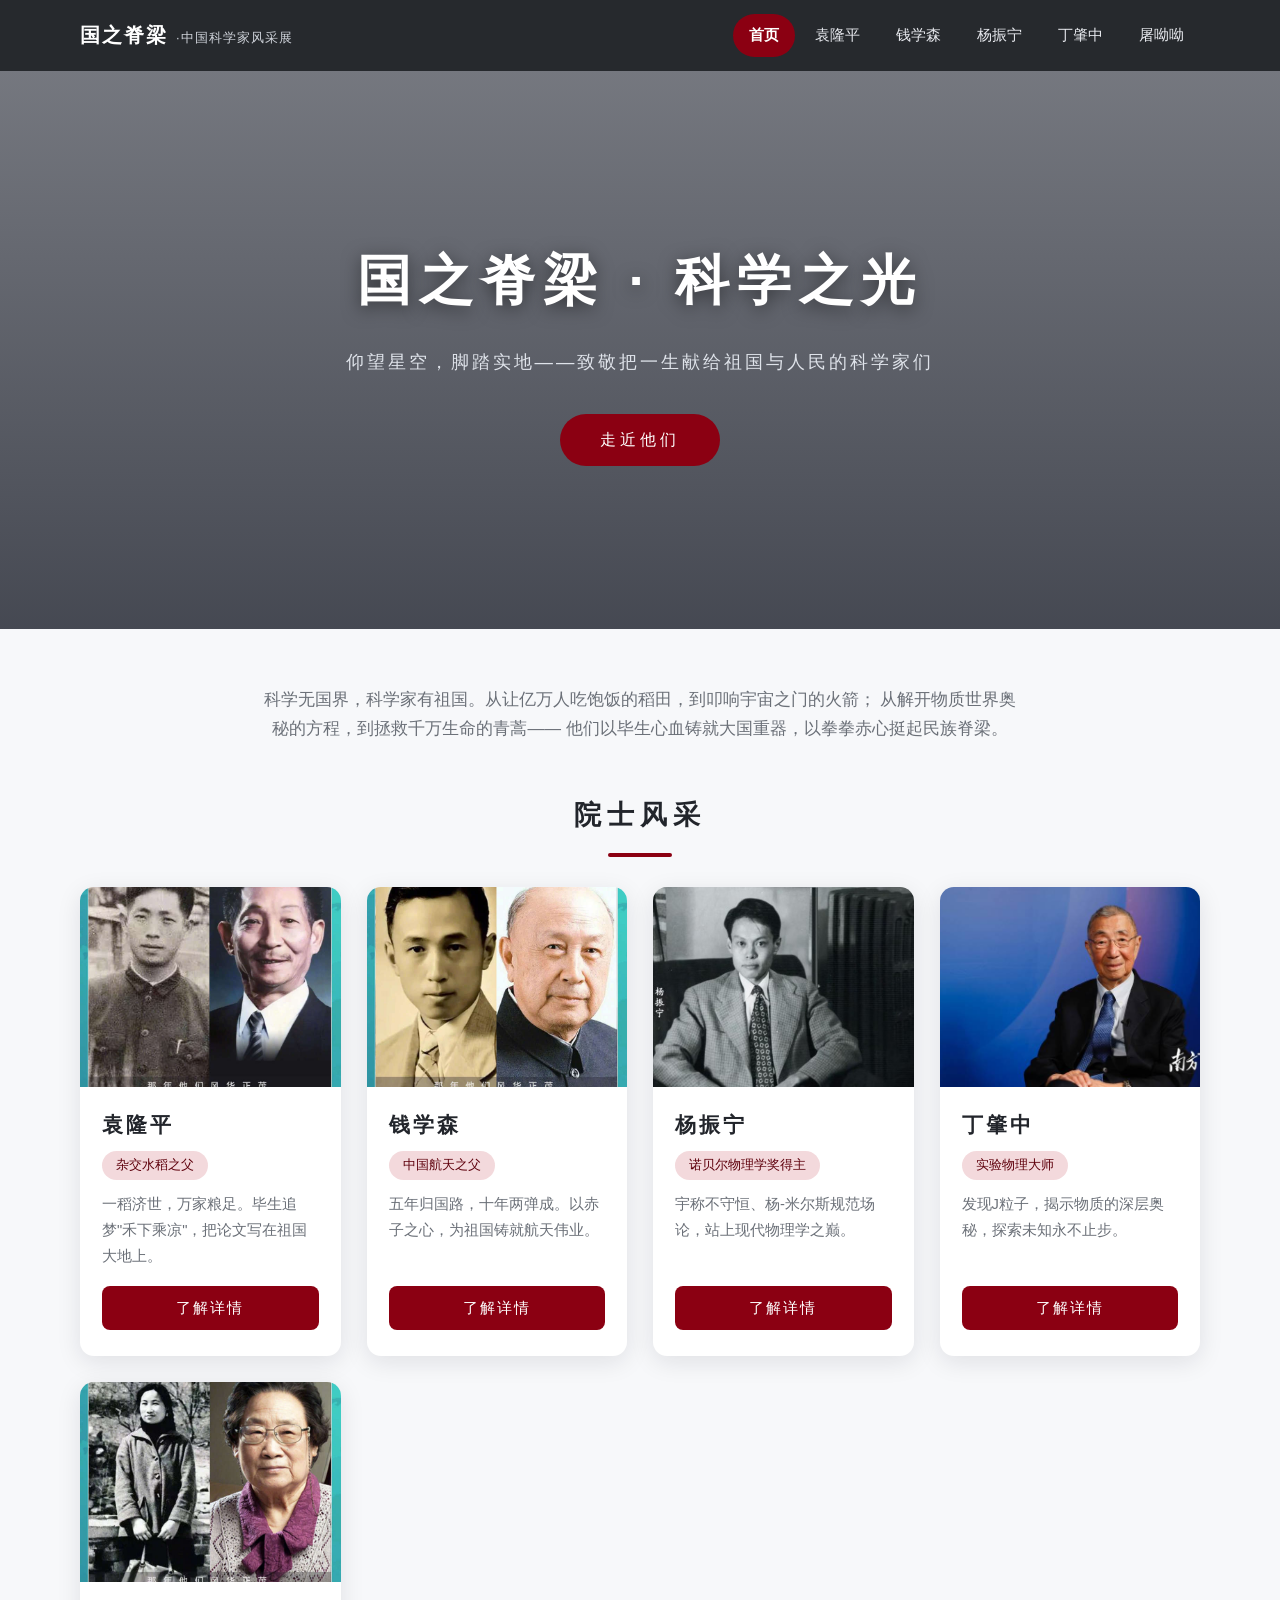
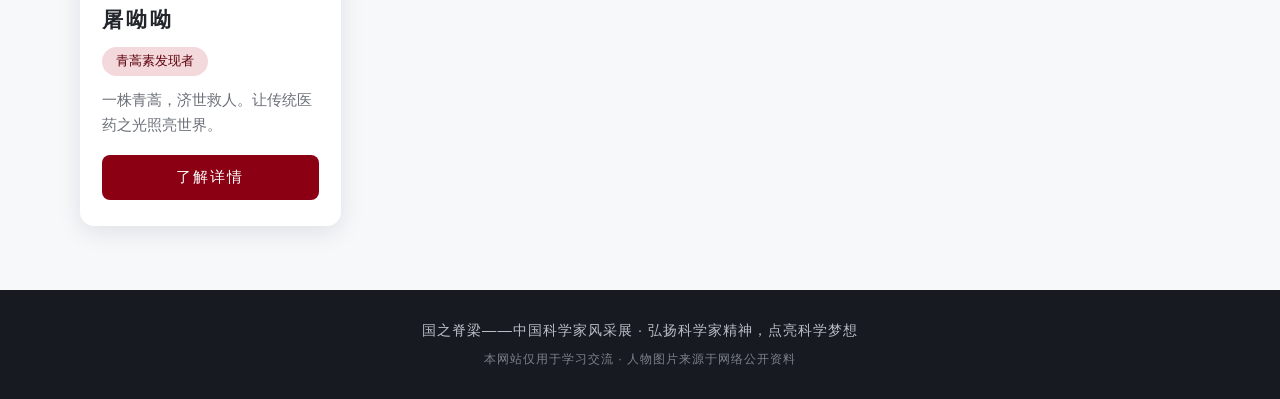
<file: index.html>
<!DOCTYPE html>
<html lang="zh-CN">
<head>
    <meta charset="UTF-8">
    <meta name="viewport" content="width=device-width, initial-scale=1.0">
    <meta name="description" content="国之脊梁——中国科学家风采展：弘扬中国科学家的奉献精神与科学成就">
    <title>国之脊梁——中国科学家风采展 | 首页</title>
    <link rel="stylesheet" href="style.css">
</head>
<body>

    <!-- 全局导航栏 -->
    <header class="site-header">
        <div class="container header-inner">
            <a href="index.html" class="logo">国之脊梁<span>·中国科学家风采展</span></a>
            <nav class="main-nav" aria-label="主导航">
                <ul>
                    <li><a href="index.html" class="active">首页</a></li>
                    <li><a href="yuan.html">袁隆平</a></li>
                    <li><a href="qian.html">钱学森</a></li>
                    <li><a href="yang.html">杨振宁</a></li>
                    <li><a href="ding.html">丁肇中</a></li>
                    <li><a href="tu.html">屠呦呦</a></li>
                </ul>
            </nav>
        </div>
    </header>

    <!-- 首屏 -->
    <section class="hero">
        <div class="hero-overlay">
            <h1>国之脊梁 · 科学之光</h1>
            <p class="hero-sub">仰望星空，脚踏实地——致敬把一生献给祖国与人民的科学家们</p>
            <a href="#scientists" class="hero-btn">走近他们</a>
        </div>
    </section>

    <!-- 引言 -->
    <section class="intro container">
        <p>
            科学无国界，科学家有祖国。从让亿万人吃饱饭的稻田，到叩响宇宙之门的火箭；
            从解开物质世界奥秘的方程，到拯救千万生命的青蒿——
            他们以毕生心血铸就大国重器，以拳拳赤心挺起民族脊梁。
        </p>
    </section>

    <!-- 科学家卡片 -->
    <main id="scientists" class="container">
        <h2 class="section-title">院士风采</h2>
        <div class="cards">

            <article class="card">
                <img src="images/yuan.jpg?v=2" alt="袁隆平院士照片">
                <div class="card-body">
                    <h3>袁隆平</h3>
                    <p class="card-tag">杂交水稻之父</p>
                    <p class="card-desc">一稻济世，万家粮足。毕生追梦"禾下乘凉"，把论文写在祖国大地上。</p>
                    <a href="yuan.html" class="card-btn">了解详情</a>
                </div>
            </article>

            <article class="card">
                <img src="images/qian.jpg" alt="钱学森院士照片">
                <div class="card-body">
                    <h3>钱学森</h3>
                    <p class="card-tag">中国航天之父</p>
                    <p class="card-desc">五年归国路，十年两弹成。以赤子之心，为祖国铸就航天伟业。</p>
                    <a href="qian.html" class="card-btn">了解详情</a>
                </div>
            </article>

            <article class="card">
                <img src="images/yang.jpg" alt="杨振宁院士照片">
                <div class="card-body">
                    <h3>杨振宁</h3>
                    <p class="card-tag">诺贝尔物理学奖得主</p>
                    <p class="card-desc">宇称不守恒、杨-米尔斯规范场论，站上现代物理学之巅。</p>
                    <a href="yang.html" class="card-btn">了解详情</a>
                </div>
            </article>

            <article class="card">
                <img src="images/ding.jpg" alt="丁肇中教授照片">
                <div class="card-body">
                    <h3>丁肇中</h3>
                    <p class="card-tag">实验物理大师</p>
                    <p class="card-desc">发现J粒子，揭示物质的深层奥秘，探索未知永不止步。</p>
                    <a href="ding.html" class="card-btn">了解详情</a>
                </div>
            </article>

            <article class="card">
                <img src="images/tu.jpg?v=2" alt="屠呦呦研究员照片">
                <div class="card-body">
                    <h3>屠呦呦</h3>
                    <p class="card-tag">青蒿素发现者</p>
                    <p class="card-desc">一株青蒿，济世救人。让传统医药之光照亮世界。</p>
                    <a href="tu.html" class="card-btn">了解详情</a>
                </div>
            </article>

        </div>
    </main>

    <!-- 页脚 -->
    <footer class="site-footer">
        <p>国之脊梁——中国科学家风采展 · 弘扬科学家精神，点亮科学梦想</p>
        <p class="footer-note">本网站仅用于学习交流 · 人物图片来源于网络公开资料</p>
    </footer>

    <script>
        // 平滑滚动：点击"走近他们"按钮时缓慢滑到卡片区域
        document.querySelectorAll('a[href^="#"]').forEach(function (link) {
            link.addEventListener('click', function (e) {
                var target = document.querySelector(this.getAttribute('href'));
                if (target) {
                    e.preventDefault();
                    target.scrollIntoView({ behavior: 'smooth' });
                }
            });
        });
    </script>
</body>
</html>
</file>
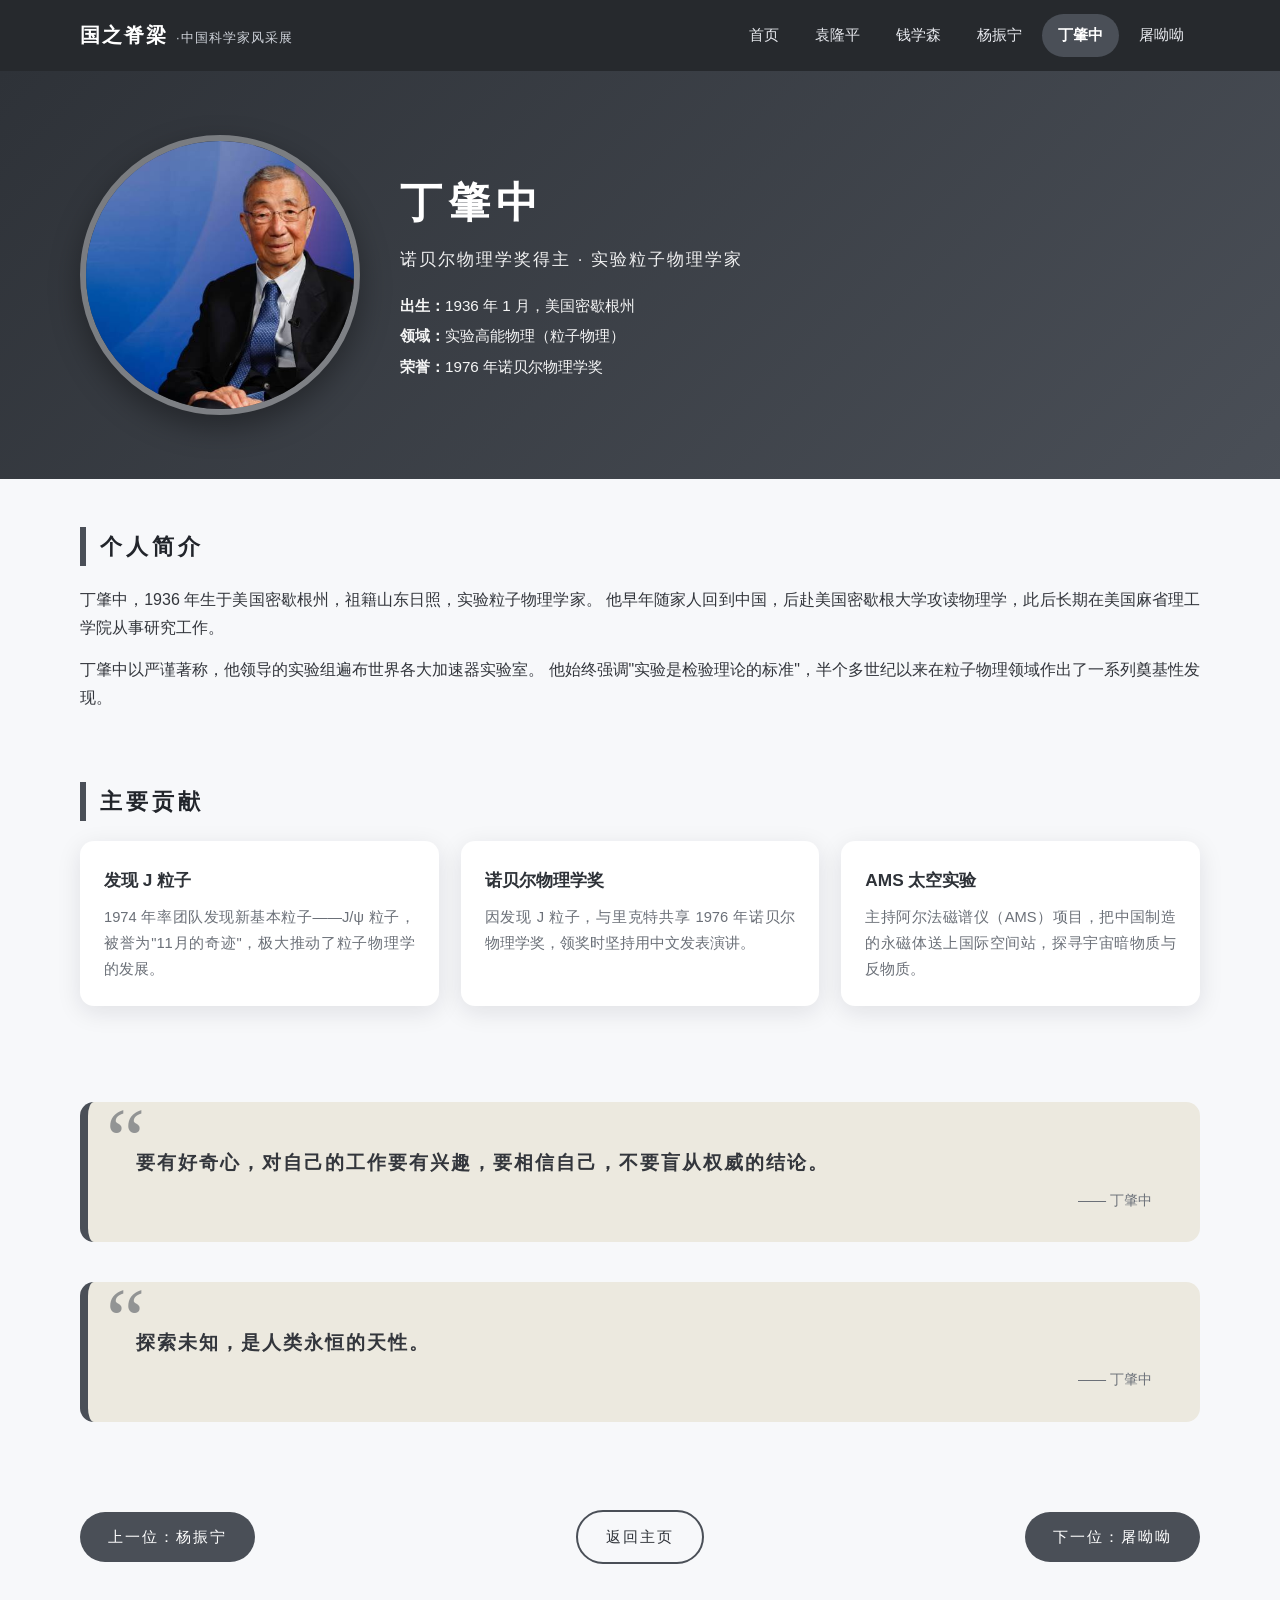
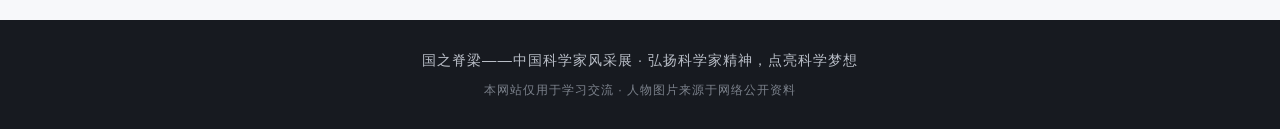
<file: ding.html>
<!DOCTYPE html>
<html lang="zh-CN">
<head>
    <meta charset="UTF-8">
    <meta name="viewport" content="width=device-width, initial-scale=1.0">
    <title>丁肇中：发现J粒子的实验物理大师 | 国之脊梁</title>
    <link rel="stylesheet" href="style.css">
</head>
<body class="theme-ding">

    <!-- 全局导航栏 -->
    <header class="site-header">
        <div class="container header-inner">
            <a href="index.html" class="logo">国之脊梁<span>·中国科学家风采展</span></a>
            <nav class="main-nav" aria-label="主导航">
                <ul>
                    <li><a href="index.html">首页</a></li>
                    <li><a href="yuan.html">袁隆平</a></li>
                    <li><a href="qian.html">钱学森</a></li>
                    <li><a href="yang.html">杨振宁</a></li>
                    <li><a href="ding.html" class="active">丁肇中</a></li>
                    <li><a href="tu.html">屠呦呦</a></li>
                </ul>
            </nav>
        </div>
    </header>

    <!-- 人物头部：左右分栏 -->
    <section class="profile-hero">
        <div class="container profile-grid">
            <figure class="profile-photo">
                <img src="images/ding.jpg" alt="丁肇中教授照片">
            </figure>
            <div class="profile-info">
                <h1>丁肇中</h1>
                <p class="profile-sub">诺贝尔物理学奖得主 · 实验粒子物理学家</p>
                <ul class="profile-meta">
                    <li><strong>出生：</strong>1936 年 1 月，美国密歇根州</li>
                    <li><strong>领域：</strong>实验高能物理（粒子物理）</li>
                    <li><strong>荣誉：</strong>1976 年诺贝尔物理学奖</li>
                </ul>
            </div>
        </div>
    </section>

    <main class="container">

        <!-- 个人简介 -->
        <section class="detail-section">
            <h2>个人简介</h2>
            <p>
                丁肇中，1936 年生于美国密歇根州，祖籍山东日照，实验粒子物理学家。
                他早年随家人回到中国，后赴美国密歇根大学攻读物理学，此后长期在美国麻省理工学院从事研究工作。
            </p>
            <p>
                丁肇中以严谨著称，他领导的实验组遍布世界各大加速器实验室。
                他始终强调"实验是检验理论的标准"，半个多世纪以来在粒子物理领域作出了一系列奠基性发现。
            </p>
        </section>

        <!-- 主要贡献 -->
        <section class="detail-section">
            <h2>主要贡献</h2>
            <div class="contrib-grid">
                <article class="contrib-card">
                    <h3>发现 J 粒子</h3>
                    <p>1974 年率团队发现新基本粒子——J/ψ 粒子，被誉为"11月的奇迹"，极大推动了粒子物理学的发展。</p>
                </article>
                <article class="contrib-card">
                    <h3>诺贝尔物理学奖</h3>
                    <p>因发现 J 粒子，与里克特共享 1976 年诺贝尔物理学奖，领奖时坚持用中文发表演讲。</p>
                </article>
                <article class="contrib-card">
                    <h3>AMS 太空实验</h3>
                    <p>主持阿尔法磁谱仪（AMS）项目，把中国制造的永磁体送上国际空间站，探寻宇宙暗物质与反物质。</p>
                </article>
            </div>
        </section>

        <!-- 经典语录 -->
        <section class="detail-section">
            <blockquote class="quote">
                <p>要有好奇心，对自己的工作要有兴趣，要相信自己，不要盲从权威的结论。</p>
                <footer>—— 丁肇中</footer>
            </blockquote>
            <blockquote class="quote">
                <p>探索未知，是人类永恒的天性。</p>
                <footer>—— 丁肇中</footer>
            </blockquote>
        </section>

        <!-- 上一位 / 下一位 / 返回主页 -->
        <nav class="pager" aria-label="页面切换">
            <a class="nav-btn" href="yang.html">上一位：杨振宁</a>
            <a class="home-btn" href="index.html">返回主页</a>
            <a class="nav-btn" href="tu.html">下一位：屠呦呦</a>
        </nav>
    </main>

    <footer class="site-footer">
        <p>国之脊梁——中国科学家风采展 · 弘扬科学家精神，点亮科学梦想</p>
        <p class="footer-note">本网站仅用于学习交流 · 人物图片来源于网络公开资料</p>
    </footer>

</body>
</html>
</file>
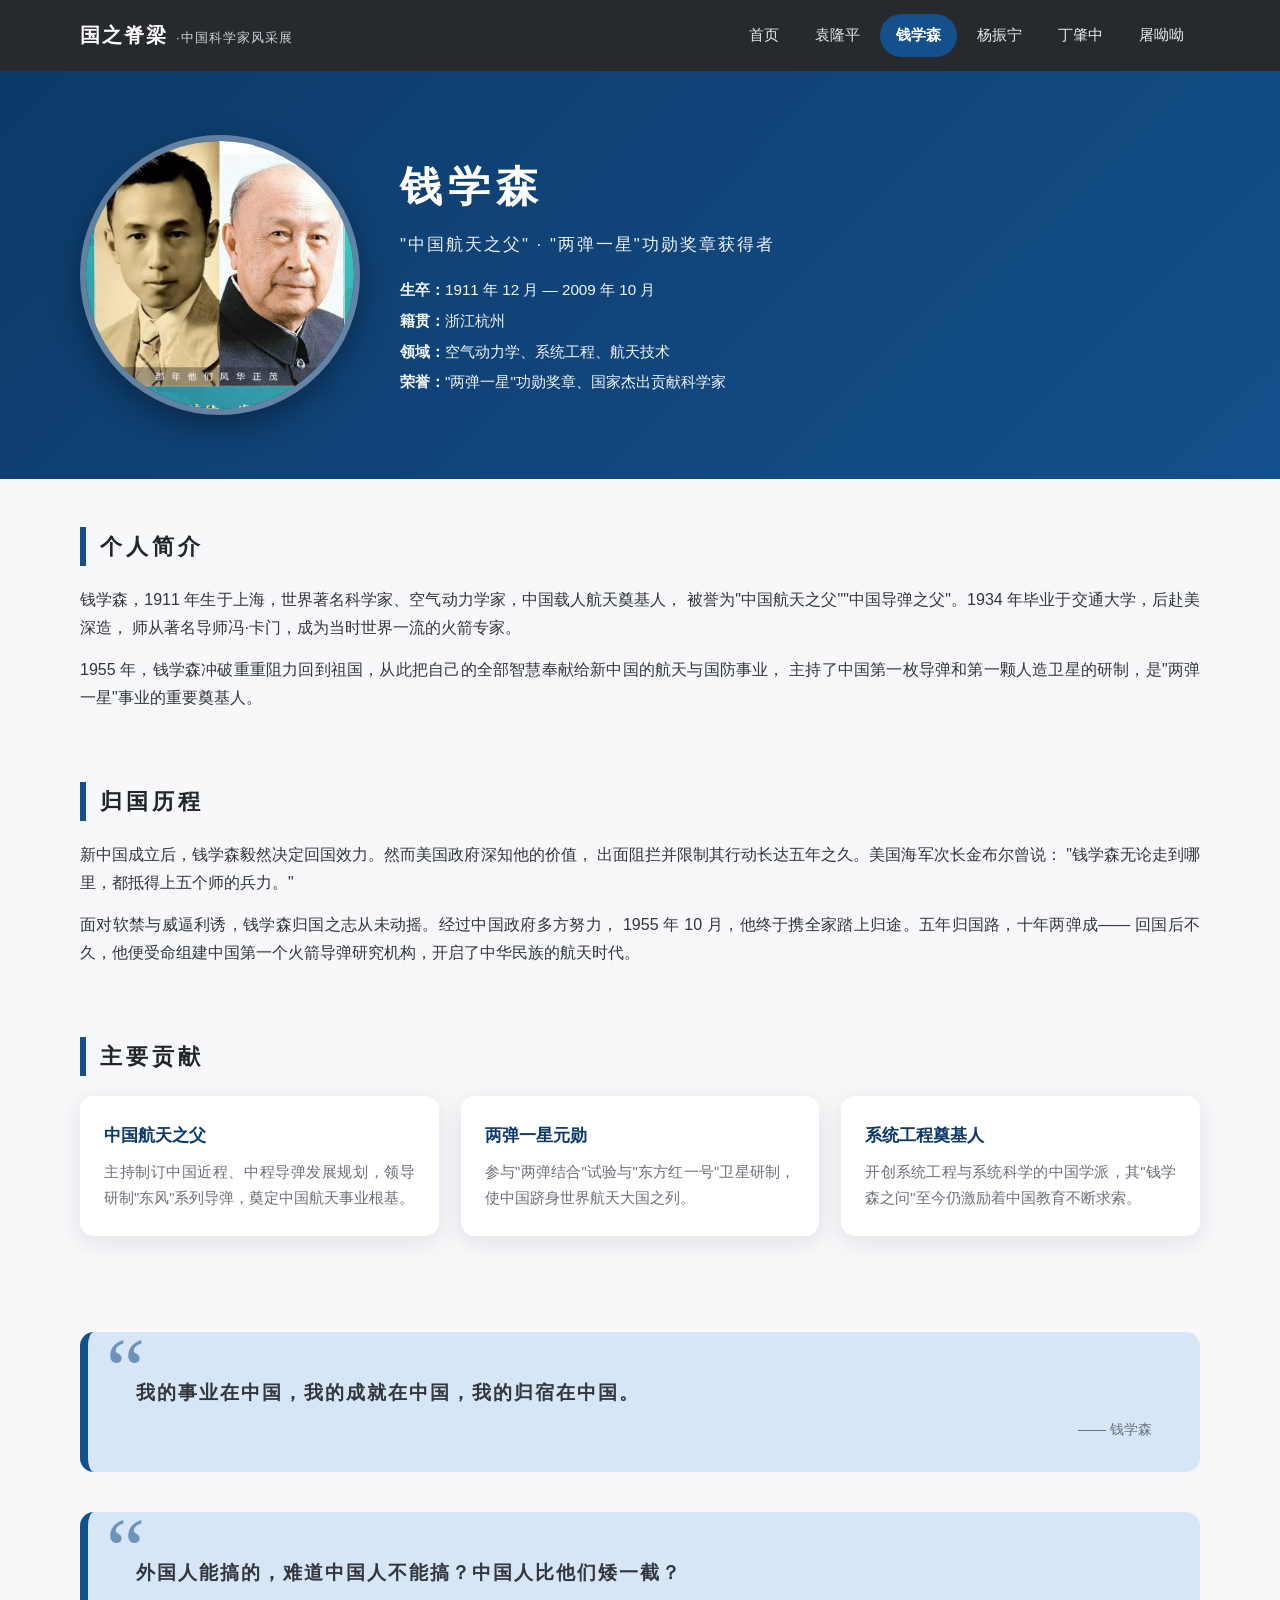
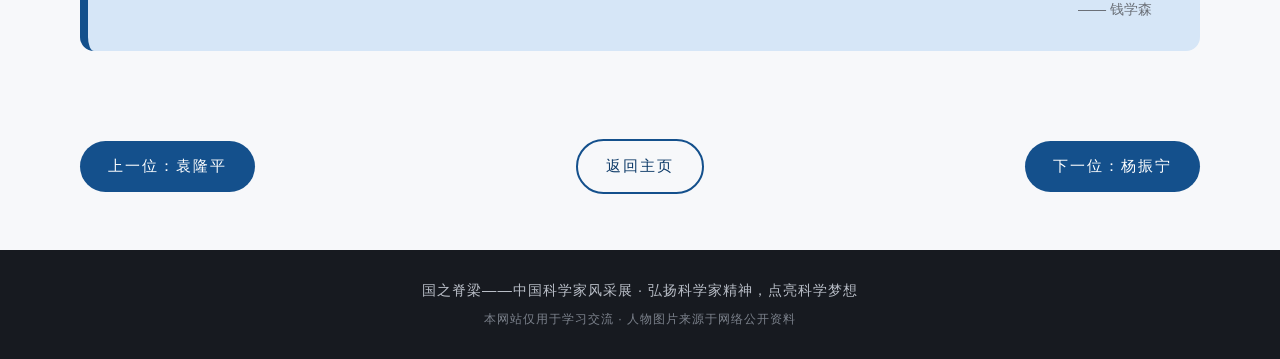
<file: qian.html>
<!DOCTYPE html>
<html lang="zh-CN">
<head>
    <meta charset="UTF-8">
    <meta name="viewport" content="width=device-width, initial-scale=1.0">
    <title>钱学森：中国航天之父 | 国之脊梁</title>
    <link rel="stylesheet" href="style.css">
</head>
<body class="theme-qian">

    <!-- 全局导航栏 -->
    <header class="site-header">
        <div class="container header-inner">
            <a href="index.html" class="logo">国之脊梁<span>·中国科学家风采展</span></a>
            <nav class="main-nav" aria-label="主导航">
                <ul>
                    <li><a href="index.html">首页</a></li>
                    <li><a href="yuan.html">袁隆平</a></li>
                    <li><a href="qian.html" class="active">钱学森</a></li>
                    <li><a href="yang.html">杨振宁</a></li>
                    <li><a href="ding.html">丁肇中</a></li>
                    <li><a href="tu.html">屠呦呦</a></li>
                </ul>
            </nav>
        </div>
    </header>

    <!-- 人物头部：左右分栏 -->
    <section class="profile-hero">
        <div class="container profile-grid">
            <figure class="profile-photo">
                <img src="images/qian.jpg" alt="钱学森院士照片">
            </figure>
            <div class="profile-info">
                <h1>钱学森</h1>
                <p class="profile-sub">"中国航天之父" · "两弹一星"功勋奖章获得者</p>
                <ul class="profile-meta">
                    <li><strong>生卒：</strong>1911 年 12 月 — 2009 年 10 月</li>
                    <li><strong>籍贯：</strong>浙江杭州</li>
                    <li><strong>领域：</strong>空气动力学、系统工程、航天技术</li>
                    <li><strong>荣誉：</strong>"两弹一星"功勋奖章、国家杰出贡献科学家</li>
                </ul>
            </div>
        </div>
    </section>

    <main class="container">

        <!-- 个人简介 -->
        <section class="detail-section">
            <h2>个人简介</h2>
            <p>
                钱学森，1911 年生于上海，世界著名科学家、空气动力学家，中国载人航天奠基人，
                被誉为"中国航天之父""中国导弹之父"。1934 年毕业于交通大学，后赴美深造，
                师从著名导师冯·卡门，成为当时世界一流的火箭专家。
            </p>
            <p>
                1955 年，钱学森冲破重重阻力回到祖国，从此把自己的全部智慧奉献给新中国的航天与国防事业，
                主持了中国第一枚导弹和第一颗人造卫星的研制，是"两弹一星"事业的重要奠基人。
            </p>
        </section>

        <!-- 归国历程 -->
        <section class="detail-section">
            <h2>归国历程</h2>
            <p>
                新中国成立后，钱学森毅然决定回国效力。然而美国政府深知他的价值，
                出面阻拦并限制其行动长达五年之久。美国海军次长金布尔曾说：
                "钱学森无论走到哪里，都抵得上五个师的兵力。"
            </p>
            <p>
                面对软禁与威逼利诱，钱学森归国之志从未动摇。经过中国政府多方努力，
                1955 年 10 月，他终于携全家踏上归途。五年归国路，十年两弹成——
                回国后不久，他便受命组建中国第一个火箭导弹研究机构，开启了中华民族的航天时代。
            </p>
        </section>

        <!-- 主要贡献 -->
        <section class="detail-section">
            <h2>主要贡献</h2>
            <div class="contrib-grid">
                <article class="contrib-card">
                    <h3>中国航天之父</h3>
                    <p>主持制订中国近程、中程导弹发展规划，领导研制"东风"系列导弹，奠定中国航天事业根基。</p>
                </article>
                <article class="contrib-card">
                    <h3>两弹一星元勋</h3>
                    <p>参与"两弹结合"试验与"东方红一号"卫星研制，使中国跻身世界航天大国之列。</p>
                </article>
                <article class="contrib-card">
                    <h3>系统工程奠基人</h3>
                    <p>开创系统工程与系统科学的中国学派，其"钱学森之问"至今仍激励着中国教育不断求索。</p>
                </article>
            </div>
        </section>

        <!-- 经典语录 -->
        <section class="detail-section">
            <blockquote class="quote">
                <p>我的事业在中国，我的成就在中国，我的归宿在中国。</p>
                <footer>—— 钱学森</footer>
            </blockquote>
            <blockquote class="quote">
                <p>外国人能搞的，难道中国人不能搞？中国人比他们矮一截？</p>
                <footer>—— 钱学森</footer>
            </blockquote>
        </section>

        <!-- 上一位 / 下一位 / 返回主页 -->
        <nav class="pager" aria-label="页面切换">
            <a class="nav-btn" href="yuan.html">上一位：袁隆平</a>
            <a class="home-btn" href="index.html">返回主页</a>
            <a class="nav-btn" href="yang.html">下一位：杨振宁</a>
        </nav>
    </main>

    <footer class="site-footer">
        <p>国之脊梁——中国科学家风采展 · 弘扬科学家精神，点亮科学梦想</p>
        <p class="footer-note">本网站仅用于学习交流 · 人物图片来源于网络公开资料</p>
    </footer>

</body>
</html>
</file>
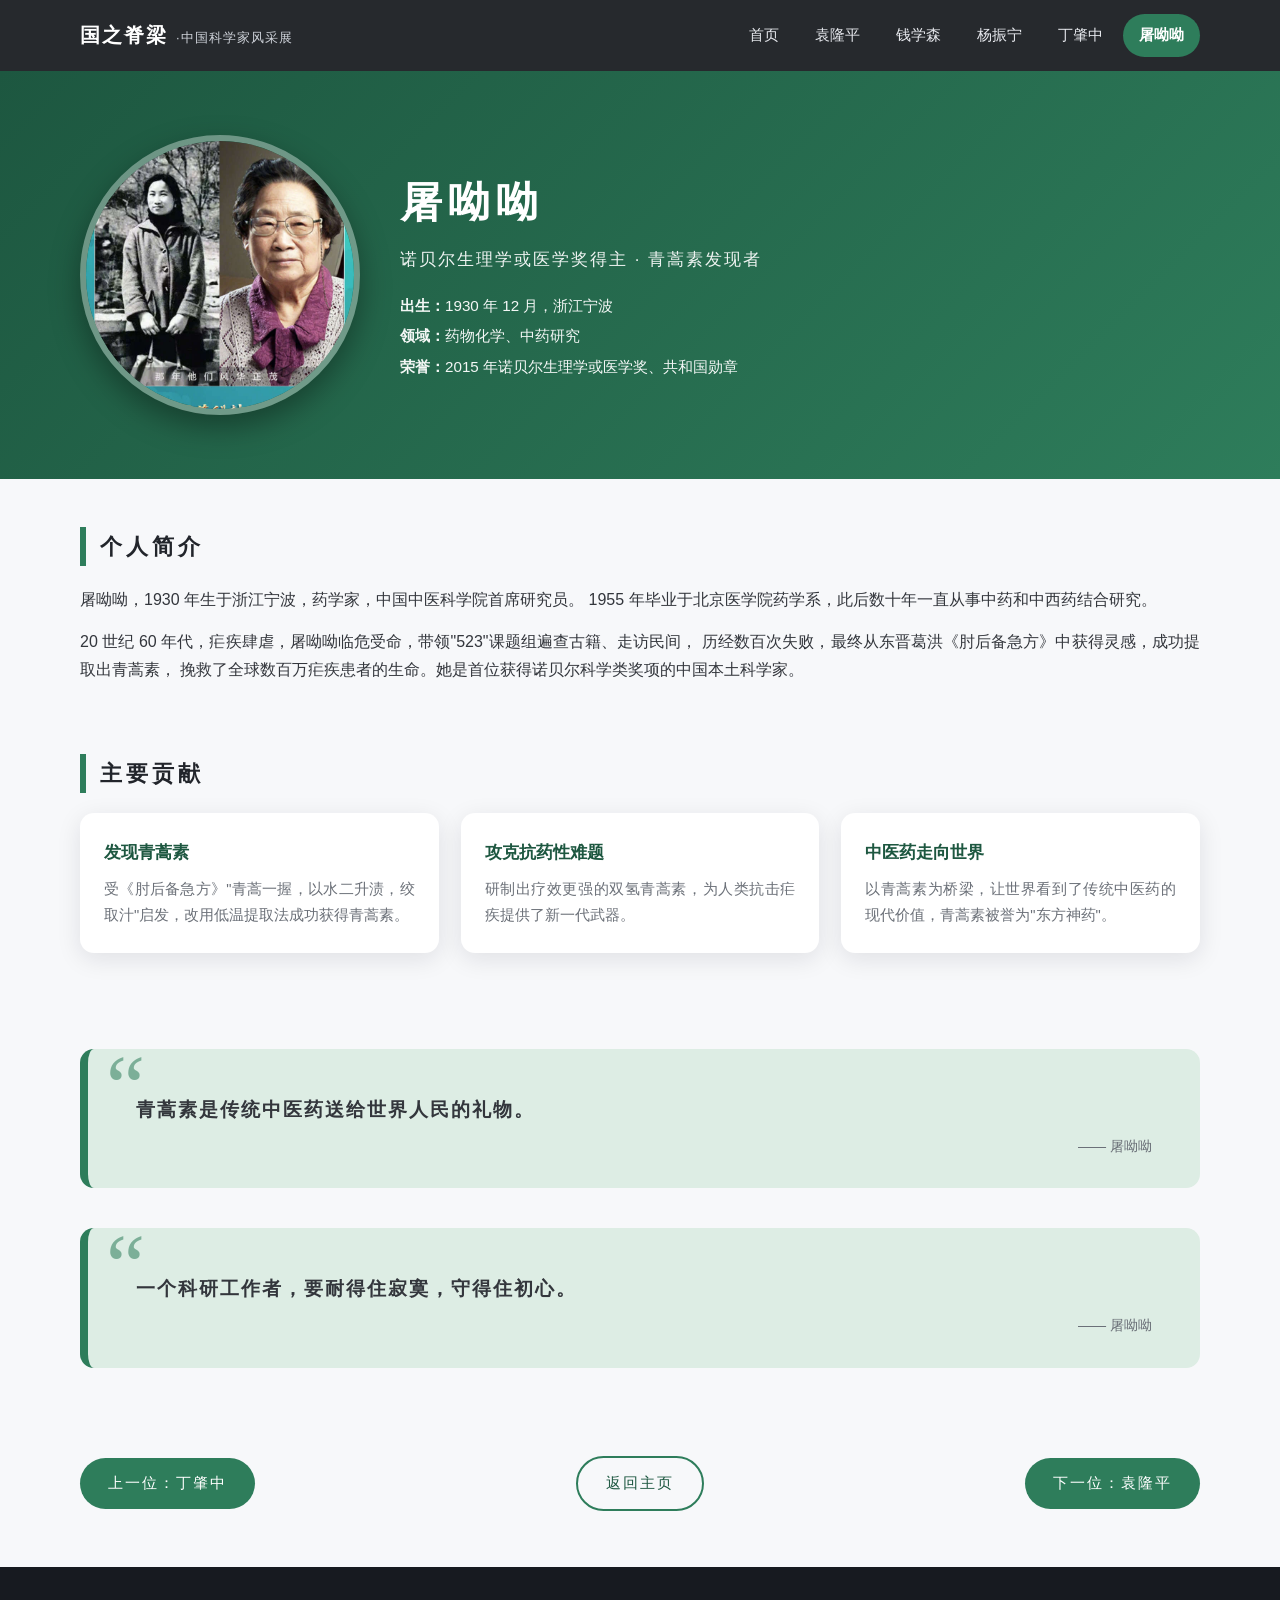
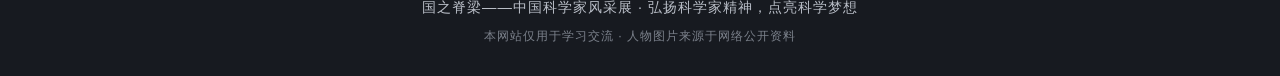
<file: tu.html>
<!DOCTYPE html>
<html lang="zh-CN">
<head>
    <meta charset="UTF-8">
    <meta name="viewport" content="width=device-width, initial-scale=1.0">
    <title>屠呦呦：青蒿素的发现者 | 国之脊梁</title>
    <link rel="stylesheet" href="style.css">
</head>
<body class="theme-tu">

    <!-- 全局导航栏 -->
    <header class="site-header">
        <div class="container header-inner">
            <a href="index.html" class="logo">国之脊梁<span>·中国科学家风采展</span></a>
            <nav class="main-nav" aria-label="主导航">
                <ul>
                    <li><a href="index.html">首页</a></li>
                    <li><a href="yuan.html">袁隆平</a></li>
                    <li><a href="qian.html">钱学森</a></li>
                    <li><a href="yang.html">杨振宁</a></li>
                    <li><a href="ding.html">丁肇中</a></li>
                    <li><a href="tu.html" class="active">屠呦呦</a></li>
                </ul>
            </nav>
        </div>
    </header>

    <!-- 人物头部：左右分栏 -->
    <section class="profile-hero">
        <div class="container profile-grid">
            <figure class="profile-photo">
                <img src="images/tu.jpg?v=2" alt="屠呦呦研究员照片">
            </figure>
            <div class="profile-info">
                <h1>屠呦呦</h1>
                <p class="profile-sub">诺贝尔生理学或医学奖得主 · 青蒿素发现者</p>
                <ul class="profile-meta">
                    <li><strong>出生：</strong>1930 年 12 月，浙江宁波</li>
                    <li><strong>领域：</strong>药物化学、中药研究</li>
                    <li><strong>荣誉：</strong>2015 年诺贝尔生理学或医学奖、共和国勋章</li>
                </ul>
            </div>
        </div>
    </section>

    <main class="container">

        <!-- 个人简介 -->
        <section class="detail-section">
            <h2>个人简介</h2>
            <p>
                屠呦呦，1930 年生于浙江宁波，药学家，中国中医科学院首席研究员。
                1955 年毕业于北京医学院药学系，此后数十年一直从事中药和中西药结合研究。
            </p>
            <p>
                20 世纪 60 年代，疟疾肆虐，屠呦呦临危受命，带领"523"课题组遍查古籍、走访民间，
                历经数百次失败，最终从东晋葛洪《肘后备急方》中获得灵感，成功提取出青蒿素，
                挽救了全球数百万疟疾患者的生命。她是首位获得诺贝尔科学类奖项的中国本土科学家。
            </p>
        </section>

        <!-- 主要贡献 -->
        <section class="detail-section">
            <h2>主要贡献</h2>
            <div class="contrib-grid">
                <article class="contrib-card">
                    <h3>发现青蒿素</h3>
                    <p>受《肘后备急方》"青蒿一握，以水二升渍，绞取汁"启发，改用低温提取法成功获得青蒿素。</p>
                </article>
                <article class="contrib-card">
                    <h3>攻克抗药性难题</h3>
                    <p>研制出疗效更强的双氢青蒿素，为人类抗击疟疾提供了新一代武器。</p>
                </article>
                <article class="contrib-card">
                    <h3>中医药走向世界</h3>
                    <p>以青蒿素为桥梁，让世界看到了传统中医药的现代价值，青蒿素被誉为"东方神药"。</p>
                </article>
            </div>
        </section>

        <!-- 经典语录 -->
        <section class="detail-section">
            <blockquote class="quote">
                <p>青蒿素是传统中医药送给世界人民的礼物。</p>
                <footer>—— 屠呦呦</footer>
            </blockquote>
            <blockquote class="quote">
                <p>一个科研工作者，要耐得住寂寞，守得住初心。</p>
                <footer>—— 屠呦呦</footer>
            </blockquote>
        </section>

        <!-- 上一位 / 下一位 / 返回主页 -->
        <nav class="pager" aria-label="页面切换">
            <a class="nav-btn" href="ding.html">上一位：丁肇中</a>
            <a class="home-btn" href="index.html">返回主页</a>
            <a class="nav-btn" href="yuan.html">下一位：袁隆平</a>
        </nav>
    </main>

    <footer class="site-footer">
        <p>国之脊梁——中国科学家风采展 · 弘扬科学家精神，点亮科学梦想</p>
        <p class="footer-note">本网站仅用于学习交流 · 人物图片来源于网络公开资料</p>
    </footer>

</body>
</html>
</file>
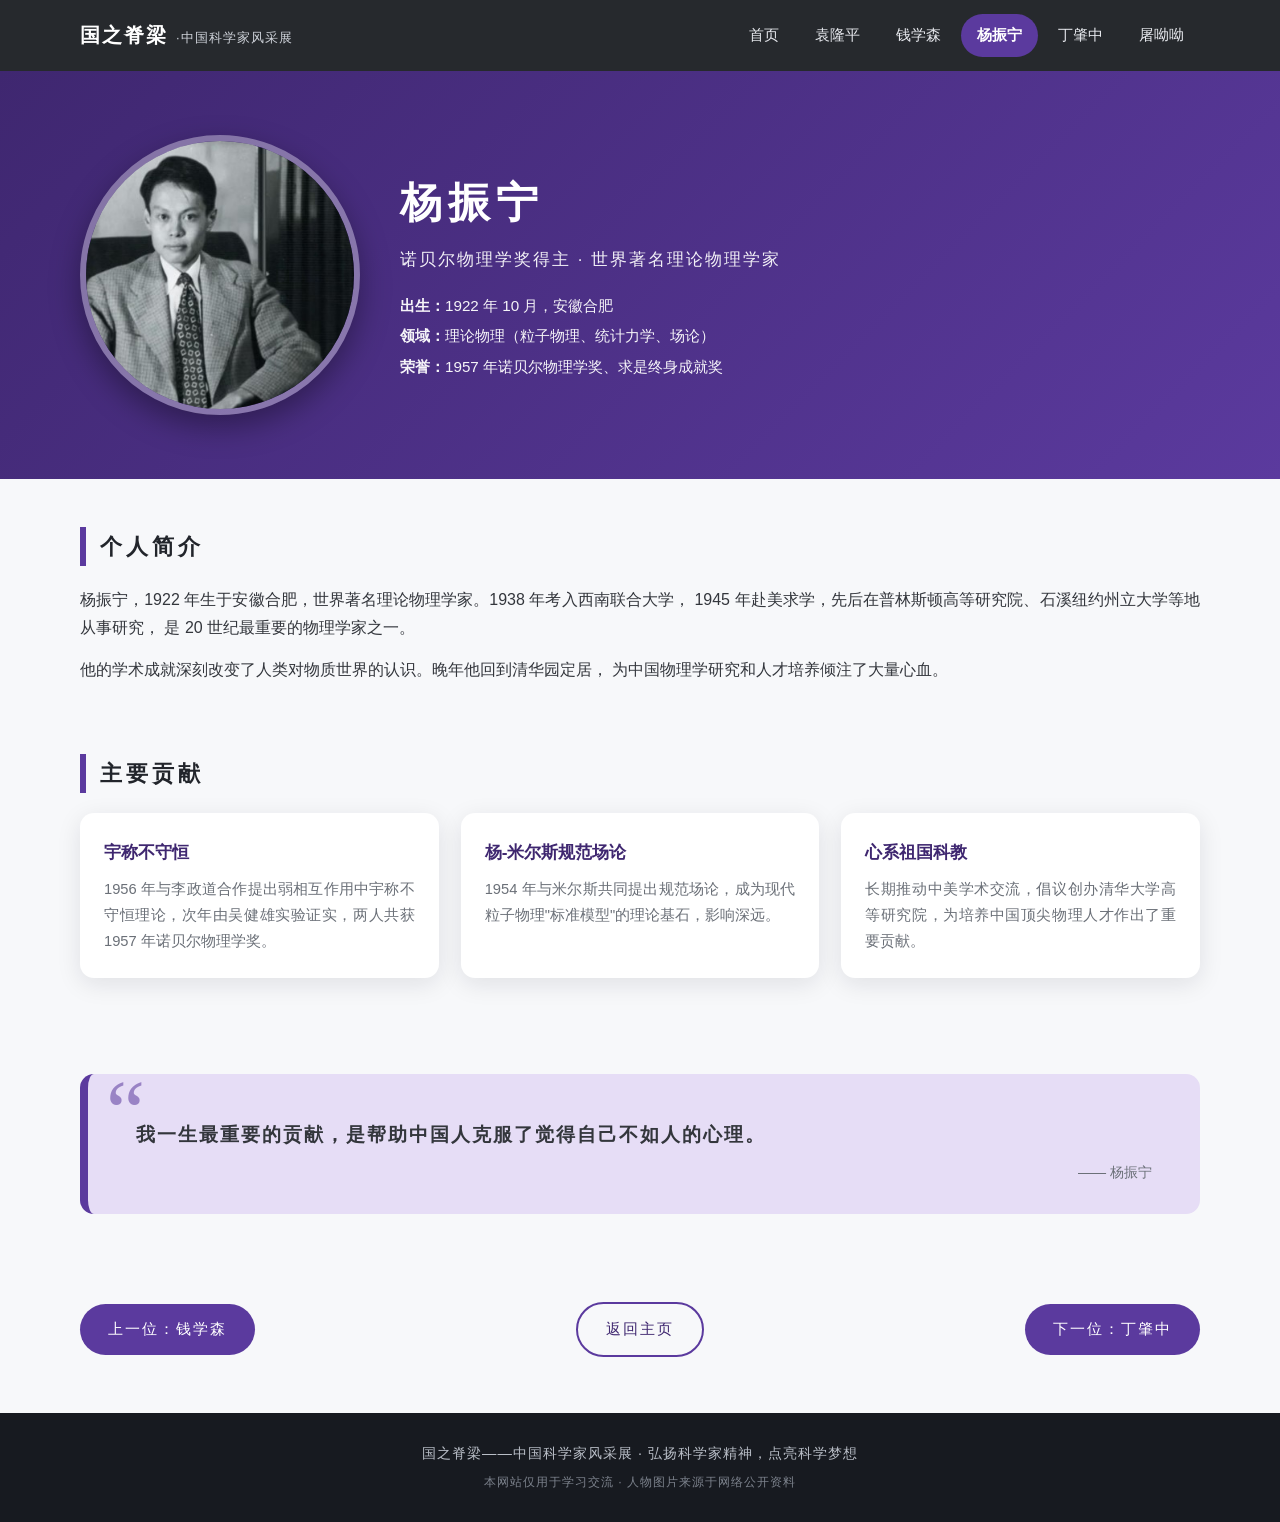
<file: yang.html>
<!DOCTYPE html>
<html lang="zh-CN">
<head>
    <meta charset="UTF-8">
    <meta name="viewport" content="width=device-width, initial-scale=1.0">
    <title>杨振宁：诺贝尔物理学奖得主 | 国之脊梁</title>
    <link rel="stylesheet" href="style.css">
</head>
<body class="theme-yang">

    <!-- 全局导航栏 -->
    <header class="site-header">
        <div class="container header-inner">
            <a href="index.html" class="logo">国之脊梁<span>·中国科学家风采展</span></a>
            <nav class="main-nav" aria-label="主导航">
                <ul>
                    <li><a href="index.html">首页</a></li>
                    <li><a href="yuan.html">袁隆平</a></li>
                    <li><a href="qian.html">钱学森</a></li>
                    <li><a href="yang.html" class="active">杨振宁</a></li>
                    <li><a href="ding.html">丁肇中</a></li>
                    <li><a href="tu.html">屠呦呦</a></li>
                </ul>
            </nav>
        </div>
    </header>

    <!-- 人物头部：左右分栏 -->
    <section class="profile-hero">
        <div class="container profile-grid">
            <figure class="profile-photo">
                <img src="images/yang.jpg" alt="杨振宁院士照片">
            </figure>
            <div class="profile-info">
                <h1>杨振宁</h1>
                <p class="profile-sub">诺贝尔物理学奖得主 · 世界著名理论物理学家</p>
                <ul class="profile-meta">
                    <li><strong>出生：</strong>1922 年 10 月，安徽合肥</li>
                    <li><strong>领域：</strong>理论物理（粒子物理、统计力学、场论）</li>
                    <li><strong>荣誉：</strong>1957 年诺贝尔物理学奖、求是终身成就奖</li>
                </ul>
            </div>
        </div>
    </section>

    <main class="container">

        <!-- 个人简介 -->
        <section class="detail-section">
            <h2>个人简介</h2>
            <p>
                杨振宁，1922 年生于安徽合肥，世界著名理论物理学家。1938 年考入西南联合大学，
                1945 年赴美求学，先后在普林斯顿高等研究院、石溪纽约州立大学等地从事研究，
                是 20 世纪最重要的物理学家之一。
            </p>
            <p>
                他的学术成就深刻改变了人类对物质世界的认识。晚年他回到清华园定居，
                为中国物理学研究和人才培养倾注了大量心血。
            </p>
        </section>

        <!-- 主要贡献 -->
        <section class="detail-section">
            <h2>主要贡献</h2>
            <div class="contrib-grid">
                <article class="contrib-card">
                    <h3>宇称不守恒</h3>
                    <p>1956 年与李政道合作提出弱相互作用中宇称不守恒理论，次年由吴健雄实验证实，两人共获 1957 年诺贝尔物理学奖。</p>
                </article>
                <article class="contrib-card">
                    <h3>杨-米尔斯规范场论</h3>
                    <p>1954 年与米尔斯共同提出规范场论，成为现代粒子物理"标准模型"的理论基石，影响深远。</p>
                </article>
                <article class="contrib-card">
                    <h3>心系祖国科教</h3>
                    <p>长期推动中美学术交流，倡议创办清华大学高等研究院，为培养中国顶尖物理人才作出了重要贡献。</p>
                </article>
            </div>
        </section>

        <!-- 经典语录 -->
        <section class="detail-section">
            <blockquote class="quote">
                <p>我一生最重要的贡献，是帮助中国人克服了觉得自己不如人的心理。</p>
                <footer>—— 杨振宁</footer>
            </blockquote>
        </section>

        <!-- 上一位 / 下一位 / 返回主页 -->
        <nav class="pager" aria-label="页面切换">
            <a class="nav-btn" href="qian.html">上一位：钱学森</a>
            <a class="home-btn" href="index.html">返回主页</a>
            <a class="nav-btn" href="ding.html">下一位：丁肇中</a>
        </nav>
    </main>

    <footer class="site-footer">
        <p>国之脊梁——中国科学家风采展 · 弘扬科学家精神，点亮科学梦想</p>
        <p class="footer-note">本网站仅用于学习交流 · 人物图片来源于网络公开资料</p>
    </footer>

</body>
</html>
</file>
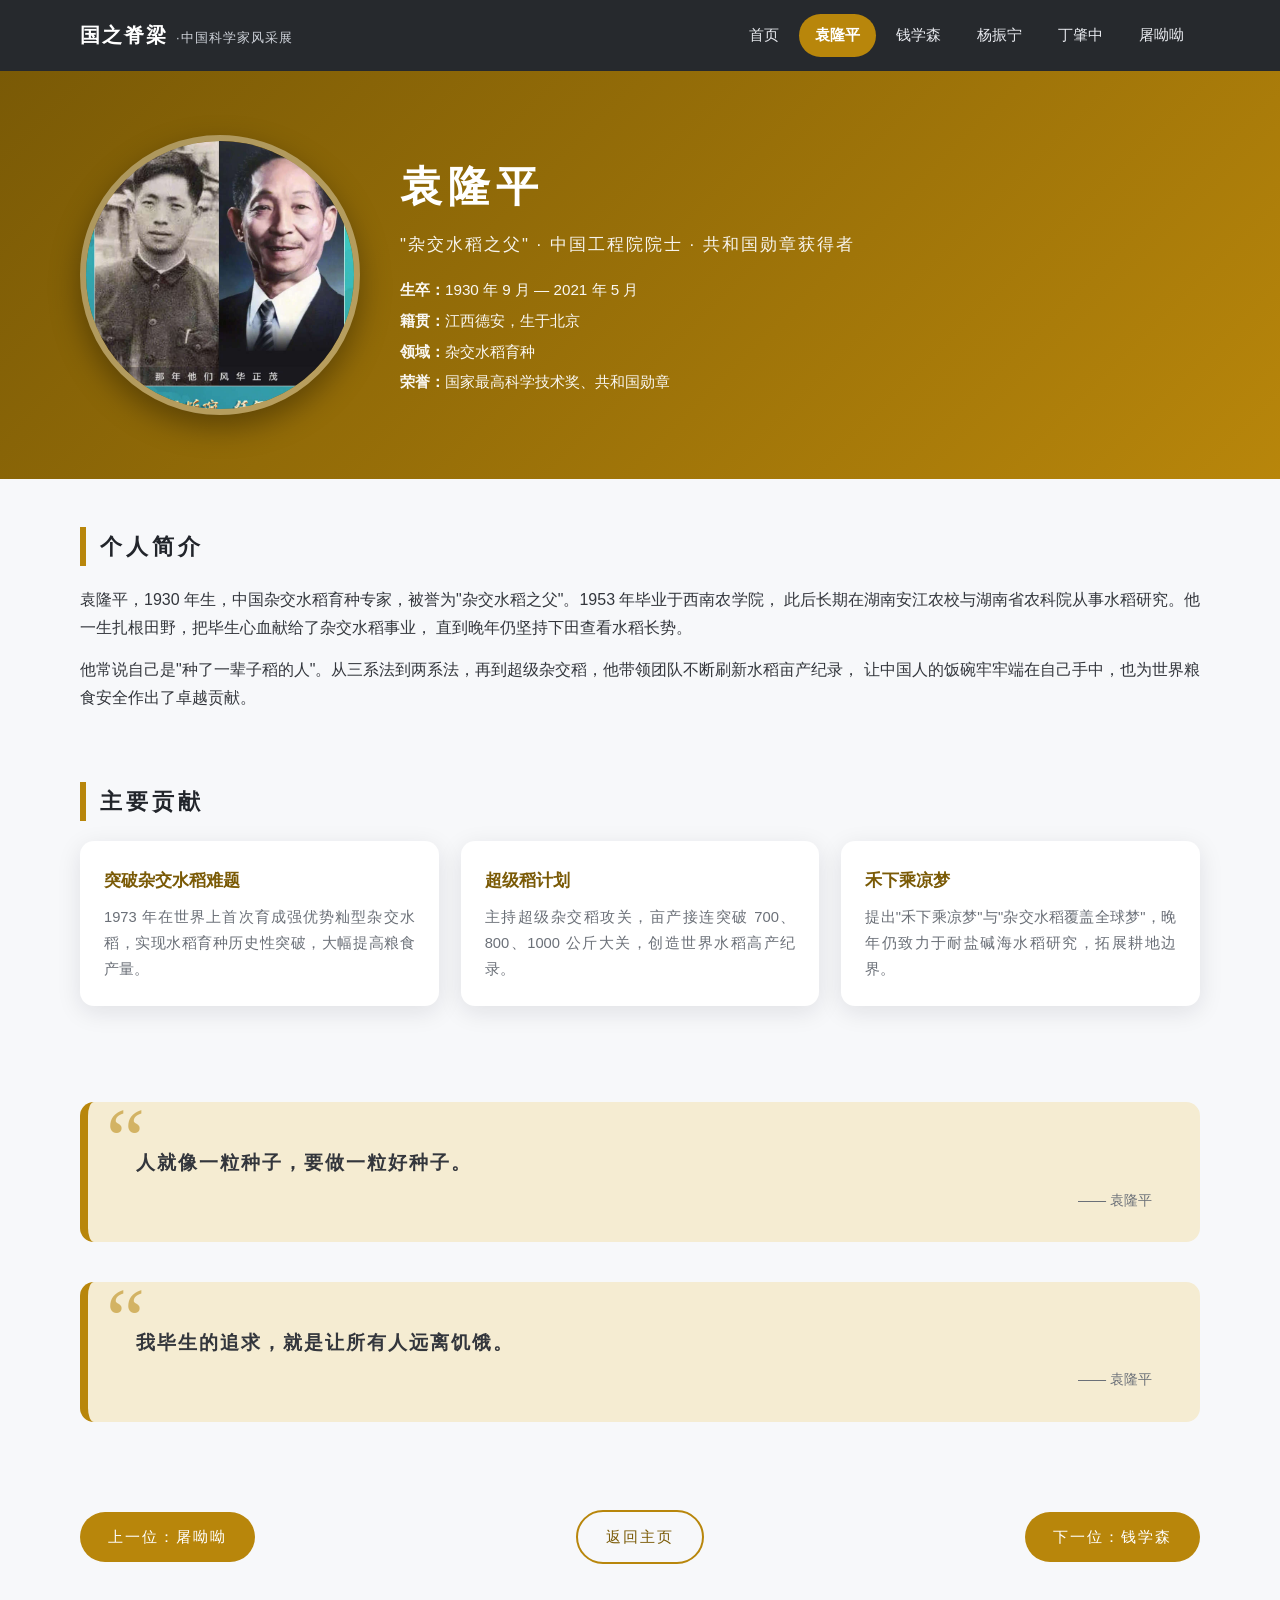
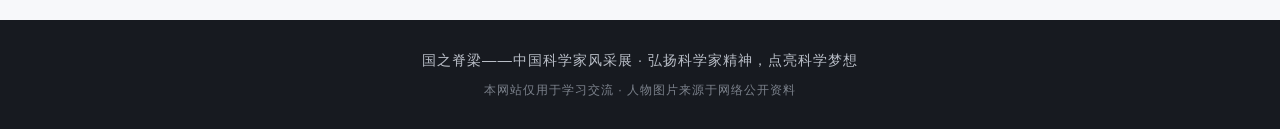
<file: yuan.html>
<!DOCTYPE html>
<html lang="zh-CN">
<head>
    <meta charset="UTF-8">
    <meta name="viewport" content="width=device-width, initial-scale=1.0">
    <title>袁隆平：杂交水稻之父 | 国之脊梁</title>
    <link rel="stylesheet" href="style.css">
</head>
<body class="theme-yuan">

    <!-- 全局导航栏 -->
    <header class="site-header">
        <div class="container header-inner">
            <a href="index.html" class="logo">国之脊梁<span>·中国科学家风采展</span></a>
            <nav class="main-nav" aria-label="主导航">
                <ul>
                    <li><a href="index.html">首页</a></li>
                    <li><a href="yuan.html" class="active">袁隆平</a></li>
                    <li><a href="qian.html">钱学森</a></li>
                    <li><a href="yang.html">杨振宁</a></li>
                    <li><a href="ding.html">丁肇中</a></li>
                    <li><a href="tu.html">屠呦呦</a></li>
                </ul>
            </nav>
        </div>
    </header>

    <!-- 人物头部：左右分栏 -->
    <section class="profile-hero">
        <div class="container profile-grid">
            <figure class="profile-photo">
                <img src="images/yuan.jpg?v=2" alt="袁隆平院士照片">
            </figure>
            <div class="profile-info">
                <h1>袁隆平</h1>
                <p class="profile-sub">"杂交水稻之父" · 中国工程院院士 · 共和国勋章获得者</p>
                <ul class="profile-meta">
                    <li><strong>生卒：</strong>1930 年 9 月 — 2021 年 5 月</li>
                    <li><strong>籍贯：</strong>江西德安，生于北京</li>
                    <li><strong>领域：</strong>杂交水稻育种</li>
                    <li><strong>荣誉：</strong>国家最高科学技术奖、共和国勋章</li>
                </ul>
            </div>
        </div>
    </section>

    <main class="container">

        <!-- 个人简介 -->
        <section class="detail-section">
            <h2>个人简介</h2>
            <p>
                袁隆平，1930 年生，中国杂交水稻育种专家，被誉为"杂交水稻之父"。1953 年毕业于西南农学院，
                此后长期在湖南安江农校与湖南省农科院从事水稻研究。他一生扎根田野，把毕生心血献给了杂交水稻事业，
                直到晚年仍坚持下田查看水稻长势。
            </p>
            <p>
                他常说自己是"种了一辈子稻的人"。从三系法到两系法，再到超级杂交稻，他带领团队不断刷新水稻亩产纪录，
                让中国人的饭碗牢牢端在自己手中，也为世界粮食安全作出了卓越贡献。
            </p>
        </section>

        <!-- 主要贡献 -->
        <section class="detail-section">
            <h2>主要贡献</h2>
            <div class="contrib-grid">
                <article class="contrib-card">
                    <h3>突破杂交水稻难题</h3>
                    <p>1973 年在世界上首次育成强优势籼型杂交水稻，实现水稻育种历史性突破，大幅提高粮食产量。</p>
                </article>
                <article class="contrib-card">
                    <h3>超级稻计划</h3>
                    <p>主持超级杂交稻攻关，亩产接连突破 700、800、1000 公斤大关，创造世界水稻高产纪录。</p>
                </article>
                <article class="contrib-card">
                    <h3>禾下乘凉梦</h3>
                    <p>提出"禾下乘凉梦"与"杂交水稻覆盖全球梦"，晚年仍致力于耐盐碱海水稻研究，拓展耕地边界。</p>
                </article>
            </div>
        </section>

        <!-- 经典语录 -->
        <section class="detail-section">
            <blockquote class="quote">
                <p>人就像一粒种子，要做一粒好种子。</p>
                <footer>—— 袁隆平</footer>
            </blockquote>
            <blockquote class="quote">
                <p>我毕生的追求，就是让所有人远离饥饿。</p>
                <footer>—— 袁隆平</footer>
            </blockquote>
        </section>

        <!-- 上一位 / 下一位 / 返回主页 -->
        <nav class="pager" aria-label="页面切换">
            <a class="nav-btn" href="tu.html">上一位：屠呦呦</a>
            <a class="home-btn" href="index.html">返回主页</a>
            <a class="nav-btn" href="qian.html">下一位：钱学森</a>
        </nav>
    </main>

    <footer class="site-footer">
        <p>国之脊梁——中国科学家风采展 · 弘扬科学家精神，点亮科学梦想</p>
        <p class="footer-note">本网站仅用于学习交流 · 人物图片来源于网络公开资料</p>
    </footer>

</body>
</html>
</file>
<file: style.css>
/* =========================================================
   style.css —— 国之脊梁·中国科学家风采展（全局样式）
   ========================================================= */

/* ---------- 变量与基础重置 ---------- */
:root {
    --accent: #8b0012;          /* 主强调色（默认：中国红） */
    --accent-dark: #5e000c;
    --accent-light: #f3d9dc;
    --ink: #22252b;             /* 正文墨色 */
    --muted: #6b7078;           /* 次要文字 */
    --bg: #f7f8fa;              /* 页面背景 */
    --card-bg: #ffffff;
    --radius: 14px;
    --shadow: 0 6px 24px rgba(17, 24, 39, 0.10);
    --shadow-hover: 0 14px 34px rgba(17, 24, 39, 0.18);
    --font: "Microsoft YaHei", "PingFang SC", "Hiragino Sans GB", "Segoe UI", Arial, sans-serif;
}

* {
    margin: 0;
    padding: 0;
    box-sizing: border-box;
}

html {
    scroll-behavior: smooth;
}

body {
    font-family: var(--font);
    color: var(--ink);
    background: var(--bg);
    line-height: 1.75;
}

img {
    max-width: 100%;
    display: block;
}

.container {
    width: min(1120px, 92%);
    margin: 0 auto;
}

/* ---------- 各详情页主题色 ---------- */
body.theme-yuan {
    --accent: #b8860b;
    --accent-dark: #7a5a06;
    --accent-light: #f5ecd2;   /* 稻田金黄 */
}

body.theme-qian {
    --accent: #14508c;
    --accent-dark: #0d3a68;
    --accent-light: #d6e6f7;   /* 航天蓝 */
}

body.theme-yang {
    --accent: #5b3a9e;
    --accent-dark: #3f2770;
    --accent-light: #e6ddf6;   /* 深邃紫 */
}

body.theme-ding {
    --accent: #4a4f57;
    --accent-dark: #2e3238;
    --accent-light: #ece9df;   /* 科技灰暗金 */
}

body.theme-tu {
    --accent: #2e7d5b;
    --accent-dark: #1d5740;
    --accent-light: #ddede4;   /* 青蒿绿 */
}

/* =========================================================
   导航栏
   ========================================================= */
.site-header {
    position: sticky;
    top: 0;
    z-index: 100;
    background: rgba(20, 23, 28, 0.92);
    backdrop-filter: blur(8px);
}

.header-inner {
    display: flex;
    align-items: center;
    justify-content: space-between;
    flex-wrap: wrap;
    gap: 10px 24px;
    padding: 14px 0;
}

.logo {
    font-size: 1.25rem;
    font-weight: 700;
    color: #fff;
    text-decoration: none;
    letter-spacing: 2px;
}

.logo span {
    font-size: 0.8rem;
    font-weight: 400;
    color: #cfd3da;
    margin-left: 8px;
    letter-spacing: 1px;
}

.main-nav ul {
    display: flex;
    flex-wrap: wrap;
    gap: 4px;
    list-style: none;
}

.main-nav a {
    display: block;
    padding: 8px 16px;
    color: #e7e9ee;
    text-decoration: none;
    font-size: 0.95rem;
    border-radius: 999px;
    transition: background 0.25s, color 0.25s;
}

.main-nav a:hover {
    background: rgba(255, 255, 255, 0.14);
    color: #fff;
}

/* 当前页高亮 */
.main-nav a.active {
    background: var(--accent);
    color: #fff;
    font-weight: 700;
}

/* =========================================================
   首屏 Hero
   ========================================================= */
.hero {
    min-height: 62vh;
    display: flex;
    align-items: center;
    justify-content: center;
    text-align: center;
    background:
        linear-gradient(rgba(10, 14, 26, 0.55), rgba(10, 14, 26, 0.75)),
        url("https://picsum.photos/seed/starrysky/1920/900") center/cover no-repeat;
    color: #fff;
}

.hero-overlay {
    padding: 80px 20px;
}

.hero h1 {
    font-size: clamp(2rem, 5vw, 3.4rem);
    letter-spacing: 8px;
    margin-bottom: 18px;
    text-shadow: 0 4px 18px rgba(0, 0, 0, 0.5);
}

.hero-sub {
    font-size: clamp(0.95rem, 2vw, 1.15rem);
    color: #dfe3ea;
    letter-spacing: 3px;
    margin-bottom: 36px;
}

.hero-btn {
    display: inline-block;
    padding: 12px 40px;
    background: var(--accent);
    color: #fff;
    text-decoration: none;
    border-radius: 999px;
    font-size: 1rem;
    letter-spacing: 4px;
    transition: transform 0.25s, box-shadow 0.25s;
}

.hero-btn:hover {
    transform: translateY(-3px);
    box-shadow: 0 10px 24px rgba(0, 0, 0, 0.35);
}

/* ---------- 首页引言 ---------- */
.intro {
    padding: 56px 0 8px;
    text-align: center;
}

.intro p {
    max-width: 760px;
    margin: 0 auto;
    font-size: 1.05rem;
    color: var(--muted);
}

/* ---------- 通用区块标题 ---------- */
.section-title {
    text-align: center;
    font-size: 1.7rem;
    letter-spacing: 6px;
    margin: 40px 0 30px;
    position: relative;
}

.section-title::after {
    content: "";
    display: block;
    width: 64px;
    height: 4px;
    margin: 14px auto 0;
    border-radius: 2px;
    background: var(--accent);
}

/* =========================================================
   首页卡片
   ========================================================= */
.cards {
    display: grid;
    grid-template-columns: repeat(auto-fit, minmax(230px, 1fr));
    gap: 26px;
    padding-bottom: 64px;
}

.card {
    background: var(--card-bg);
    border-radius: var(--radius);
    overflow: hidden;
    box-shadow: var(--shadow);
    transition: transform 0.3s, box-shadow 0.3s;
    display: flex;
    flex-direction: column;
}

.card:hover {
    transform: translateY(-8px);
    box-shadow: var(--shadow-hover);
}

.card img {
    width: 100%;
    height: 200px;
    object-fit: cover;
}

.card-body {
    padding: 20px 22px 26px;
    display: flex;
    flex-direction: column;
    flex: 1;
}

.card-body h3 {
    font-size: 1.3rem;
    letter-spacing: 3px;
}

.card-tag {
    display: inline-block;
    align-self: flex-start;
    margin: 8px 0 12px;
    padding: 3px 14px;
    font-size: 0.82rem;
    color: var(--accent-dark);
    background: var(--accent-light);
    border-radius: 999px;
}

.card-desc {
    color: var(--muted);
    font-size: 0.92rem;
    flex: 1;
}

.card-btn {
    margin-top: 16px;
    text-align: center;
    padding: 9px 0;
    background: var(--accent);
    color: #fff;
    text-decoration: none;
    border-radius: 8px;
    font-size: 0.95rem;
    letter-spacing: 2px;
    transition: opacity 0.25s;
}

.card-btn:hover {
    opacity: 0.85;
}

/* =========================================================
   详情页：人物头部（左右分栏，窄屏自动换行）
   ========================================================= */
.profile-hero {
    background: linear-gradient(135deg, var(--accent-dark), var(--accent));
    color: #fff;
    padding: 64px 0;
}

.profile-grid {
    display: flex;
    align-items: center;
    gap: 40px;
    flex-wrap: wrap;
}

.profile-photo {
    flex: 0 0 280px;
    max-width: 100%;
}

.profile-photo img {
    width: 280px;
    height: 280px;
    object-fit: cover;
    border-radius: 50%;
    border: 6px solid rgba(255, 255, 255, 0.35);
    box-shadow: 0 12px 30px rgba(0, 0, 0, 0.35);
    margin: 0 auto;
}

.profile-info {
    flex: 1;
    min-width: 260px;
}

.profile-info h1 {
    font-size: clamp(1.8rem, 4vw, 2.6rem);
    letter-spacing: 6px;
    margin-bottom: 6px;
}

.profile-sub {
    font-size: 1.05rem;
    opacity: 0.92;
    letter-spacing: 2px;
    margin-bottom: 16px;
}

.profile-meta {
    list-style: none;
    font-size: 0.95rem;
    opacity: 0.95;
}

.profile-meta li {
    padding: 2px 0;
}

/* ---------- 详情页正文 ---------- */
.detail-section {
    padding: 48px 0 8px;
}

.detail-section h2 {
    font-size: 1.4rem;
    letter-spacing: 4px;
    margin-bottom: 20px;
    padding-left: 14px;
    border-left: 6px solid var(--accent);
}

.detail-section p {
    margin-bottom: 14px;
    color: #33363c;
    text-align: justify;
}

/* 贡献卡片 */
.contrib-grid {
    display: grid;
    grid-template-columns: repeat(auto-fit, minmax(260px, 1fr));
    gap: 22px;
}

.contrib-card {
    background: var(--card-bg);
    border-radius: var(--radius);
    box-shadow: var(--shadow);
    padding: 24px;
    transition: transform 0.3s, box-shadow 0.3s;
}

.contrib-card:hover {
    transform: translateY(-6px);
    box-shadow: var(--shadow-hover);
}

.contrib-card h3 {
    color: var(--accent-dark);
    font-size: 1.08rem;
    margin-bottom: 10px;
}

.contrib-card p {
    font-size: 0.92rem;
    color: var(--muted);
    margin: 0;
}

/* =========================================================
   经典语录 blockquote
   ========================================================= */
blockquote.quote {
    position: relative;
    margin: 40px 0;
    padding: 44px 48px 30px;
    background: var(--accent-light);
    border-left: 8px solid var(--accent);
    border-radius: var(--radius);
    color: var(--ink);
}

blockquote.quote::before {
    content: "\201C";               /* 大引号 “ */
    position: absolute;
    top: -6px;
    left: 18px;
    font-size: 5.5rem;
    line-height: 1;
    font-family: Georgia, "Microsoft YaHei", serif;
    color: var(--accent);
    opacity: 0.55;
}

blockquote.quote p {
    font-size: 1.18rem;
    font-weight: 700;
    letter-spacing: 2px;
    margin: 0 0 8px;
}

blockquote.quote footer {
    font-size: 0.88rem;
    color: var(--muted);
    text-align: right;
}

/* =========================================================
   上一位 / 下一位 / 返回主页
   ========================================================= */
.pager {
    display: flex;
    justify-content: space-between;
    align-items: center;
    flex-wrap: wrap;
    gap: 14px;
    padding: 40px 0 56px;
}

.pager a {
    display: inline-block;
    padding: 12px 28px;
    border-radius: 999px;
    text-decoration: none;
    font-size: 0.95rem;
    letter-spacing: 2px;
    transition: transform 0.25s, opacity 0.25s;
}

.pager a:hover {
    transform: translateY(-3px);
}

.pager .nav-btn {
    background: var(--accent);
    color: #fff;
}

.pager .home-btn {
    background: transparent;
    color: var(--accent-dark);
    border: 2px solid var(--accent);
}

/* =========================================================
   页脚
   ========================================================= */
.site-footer {
    background: #171a20;
    color: #b9bec7;
    text-align: center;
    padding: 28px 16px;
    font-size: 0.9rem;
    letter-spacing: 1px;
}

.site-footer .footer-note {
    margin-top: 6px;
    font-size: 0.78rem;
    color: #7c828c;
}

/* =========================================================
   响应式设计
   ========================================================= */
@media (max-width: 768px) {

    /* 导航栏自动换行、居中 */
    .header-inner {
        flex-direction: column;
        align-items: center;
    }

    .main-nav ul {
        justify-content: center;
    }

    /* 首屏高度压缩 */
    .hero {
        min-height: 46vh;
    }

    /* 卡片变单列 */
    .cards {
        grid-template-columns: 1fr;
    }

    /* 详情页人物头部改"上图下文" */
    .profile-grid {
        flex-direction: column;
        text-align: center;
        gap: 26px;
    }

    .profile-photo {
        flex: none;
    }

    .profile-meta li {
        text-align: center;
    }

    /* 语录内边距收窄 */
    blockquote.quote {
        padding: 40px 24px 24px;
    }

    blockquote.quote::before {
        font-size: 4rem;
    }

    /* 翻页按钮铺满 */
    .pager {
        flex-direction: column;
    }

    .pager a {
        width: 100%;
        text-align: center;
    }
}
</file>
